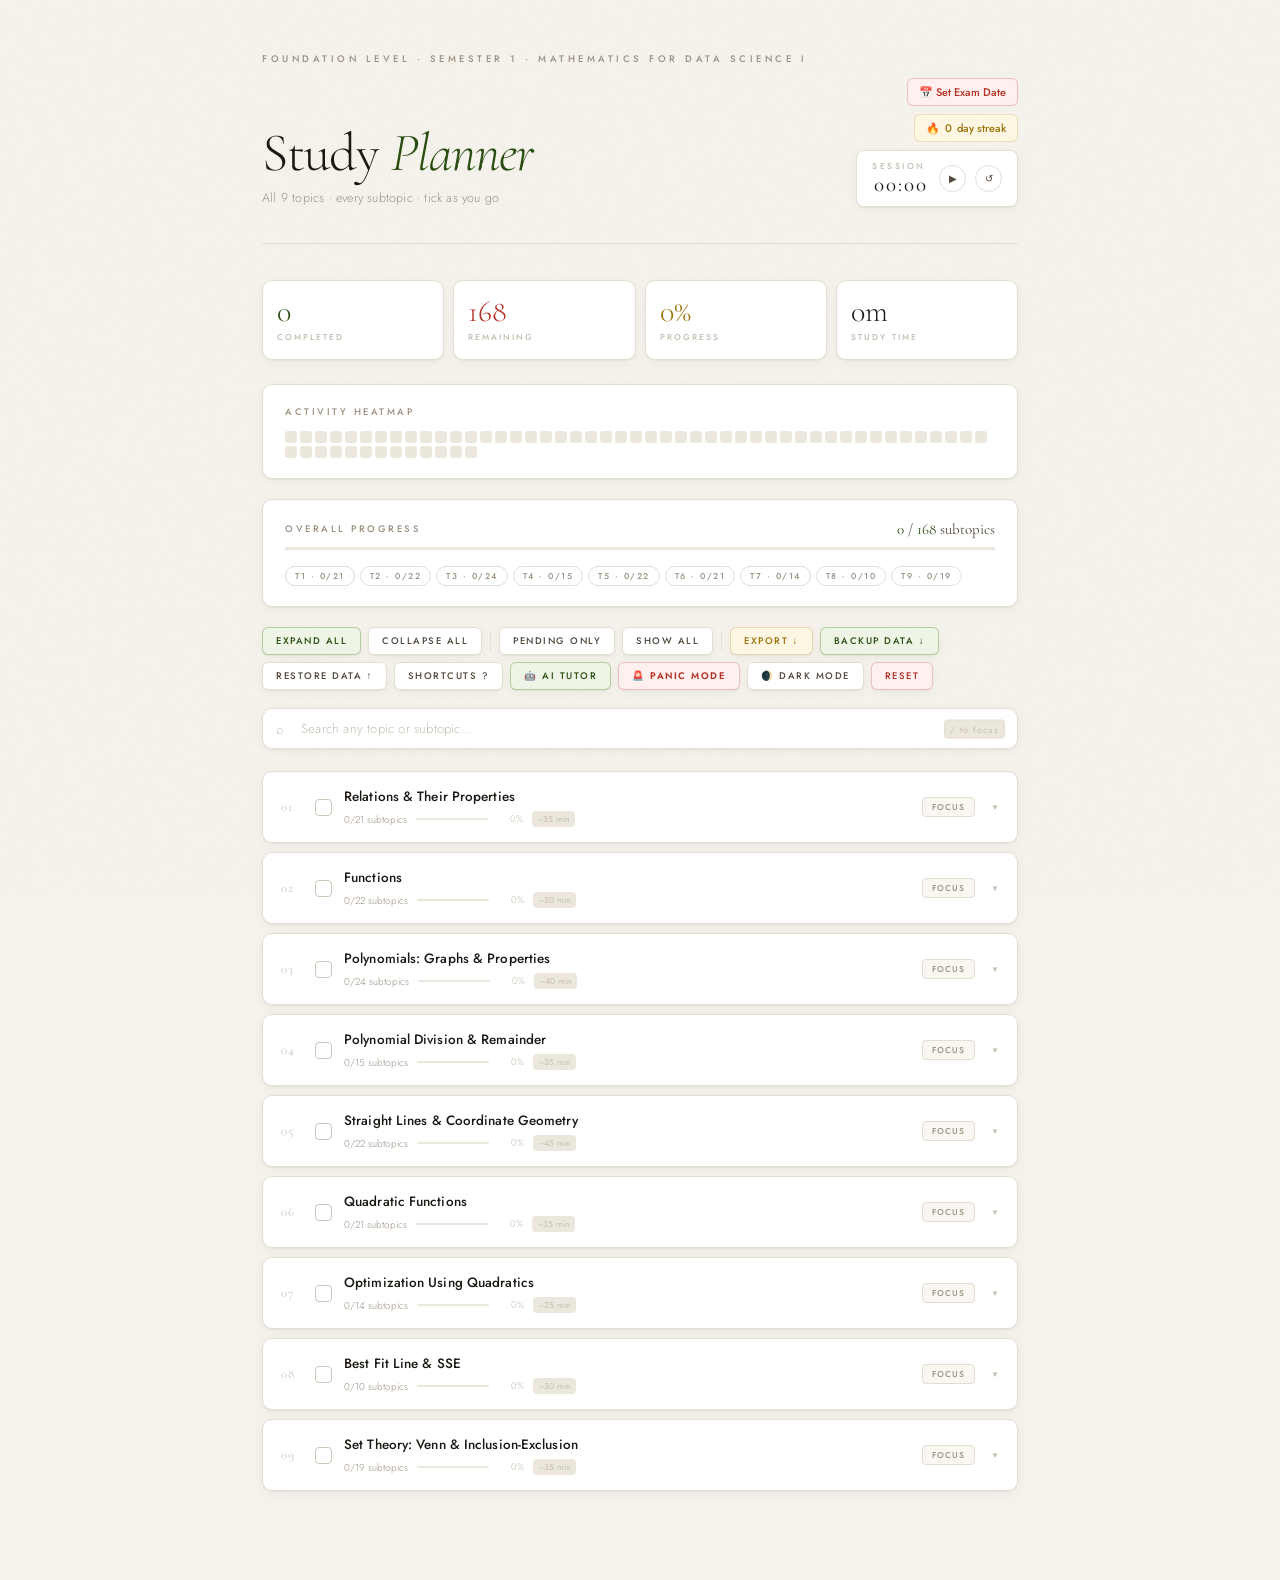
<file: index.html>
<!DOCTYPE html>
<html lang="en">

<head>
  <meta charset="UTF-8">
  <meta name="viewport" content="width=device-width, initial-scale=1.0">
  <title>Maths1 · Study Planner</title>
  <link
    href="https://fonts.googleapis.com/css2?family=Cormorant+Garamond:ital,wght@0,300;0,400;0,500;1,300;1,400&family=Jost:wght@300;400;500;600&display=swap"
    rel="stylesheet">
  <link rel="stylesheet" href="maths_style.css">
</head>

<body>

  <!-- FOCUS BAR -->
  <div class="fbar" id="fbar">
    <div class="flbl">Focus Mode — <b id="ftitle">Topic</b></div>
    <button class="fxit" onclick="exitFocus()">Exit Focus</button>
  </div>

  <!-- KBD PANEL -->
  <div class="kpanel" id="kpanel" onclick="closeKbd(event)">
    <div class="kbox">
      <h3>Keyboard Shortcuts</h3>
      <div class="kr"><span class="kdesc">Focus search</span><span class="kkey">/</span></div>
      <div class="kr"><span class="kdesc">Expand all</span><span class="kkey">E</span></div>
      <div class="kr"><span class="kdesc">Collapse all</span><span class="kkey">C</span></div>
      <div class="kr"><span class="kdesc">Start / stop timer</span><span class="kkey">T</span></div>
      <div class="kr"><span class="kdesc">Show pending only</span><span class="kkey">P</span></div>
      <div class="kr"><span class="kdesc">Show all items</span><span class="kkey">A</span></div>
      <div class="kr"><span class="kdesc">Toggle Dark Mode</span><span class="kkey">D</span></div>
      <div class="kr"><span class="kdesc">This help panel</span><span class="kkey">?</span></div>
      <div class="kr"><span class="kdesc">Close / exit</span><span class="kkey">Esc</span></div>
      <button class="kclose" onclick="closeKbd()">Close</button>
    </div>
  </div>

  <div class="page">

    <!-- HEADER -->
    <div class="hdr">
      <div class="hdr-eye">Foundation Level · Semester 1 · Mathematics for Data Science I</div>
      <div class="hdr-row">
        <div>
          <h1 class="hdr-title">Study <em>Planner</em></h1>
          <p class="hdr-sub">All 9 topics · every subtopic · tick as you go</p>
        </div>
        <div class="hdr-right">
          <div class="streak" id="examCountdown"
            style="cursor:pointer; border-color:rgba(179,48,36,.25); color:var(--red); background:var(--red-l);"
            onclick="setExamDate()">📅 Set Exam Date</div>
          <div class="streak" id="streakBadge">🔥 <span id="streakN">0</span> day streak</div>
          <div class="timer">
            <div>
              <div class="timer-lbl">Session</div>
              <div class="timer-dig" id="tdig">00:00</div>
            </div>
            <button class="tbtn" id="tbtn" onclick="toggleTimer()">▶</button>
            <button class="tbtn" onclick="resetTimer()" title="Reset">↺</button>
          </div>
        </div>
      </div>
    </div>

    <!-- DONE BANNER -->
    <div class="dbanner" id="dbanner">
      <h2>All Topics Mastered</h2>
      <p>Every subtopic is complete — you are exam ready.</p>
    </div>

    <!-- STATS -->
    <div class="stats">
      <div class="scard">
        <div class="sval g" id="sDone">0</div>
        <div class="slbl">Completed</div>
      </div>
      <div class="scard">
        <div class="sval r" id="sLeft">0</div>
        <div class="slbl">Remaining</div>
      </div>
      <div class="scard">
        <div class="sval o" id="sPct">0%</div>
        <div class="slbl">Progress</div>
      </div>
      <div class="scard">
        <div class="sval" id="sTime">0m</div>
        <div class="slbl">Study Time</div>
      </div>
    </div>

    <!-- HEATMAP -->
    <div class="prog" style="margin-bottom: 20px;">
      <div class="prow" style="margin-bottom:12px;">
        <div class="plbl">Activity Heatmap</div>
      </div>
      <div class="heatmap-container" id="heatmapContainer"
        style="display:flex; gap:3px; flex-wrap:wrap; margin-top:10px;"></div>
    </div>

    <!-- PROGRESS -->
    <div class="prog">
      <div class="prow">
        <div class="plbl">Overall Progress</div>
        <div class="pnums"><span id="pDn">0</span> / <span id="pTl">0</span> subtopics</div>
      </div>
      <div class="track">
        <div class="fill" id="pfill"></div>
      </div>
      <div class="chips" id="chiprow"></div>
    </div>

    <!-- TOOLBAR -->
    <div class="bar">
      <button class="btn btn-g" onclick="expandAll()">Expand All</button>
      <button class="btn" onclick="collapseAll()">Collapse All</button>
      <div class="dvdr"></div>
      <button class="btn" onclick="fpending()">Pending Only</button>
      <button class="btn" onclick="fall()">Show All</button>
      <div class="dvdr"></div>
      <button class="btn btn-o" onclick="doExport()">Export ↓</button>
      <button class="btn btn-g" onclick="backupData()">Backup Data ↓</button>
      <button class="btn" onclick="restoreData()">Restore Data ↑</button>
      <button class="btn" onclick="openKbd()">Shortcuts ?</button>
      <button class="btn btn-g" onclick="openChat()">🤖 AI Tutor</button>
      <button class="btn btn-r" style="font-weight:600;" onclick="aiPanicMode()">🚨 Panic Mode</button>
      <button class="btn" id="dmBtn" onclick="toggleDarkMode()">🌒 Dark Mode</button>
      <button class="btn btn-r" onclick="resetAll()">Reset</button>
    </div>

    <!-- SEARCH -->
    <div class="srch">
      <span class="sico">⌕</span>
      <input class="sinput" id="sinput" type="text" placeholder="Search any topic or subtopic..."
        oninput="doSearch(this.value)">
      <span class="khint">/ to focus</span>
    </div>

    <!-- TOPICS -->
    <div id="twrap"></div>

  </div>

  <!-- TOAST -->
  <div class="toast" id="toast">
    <div class="tdot" id="tdot"></div><span id="tmsg">Done</span>
  </div>

  <input type="file" id="globalSnapInput" accept="image/*" style="display:none;" onchange="handleSnapUpload(event)">

  <!-- AI CHAT PANEL -->
  <div class="kpanel" id="chatPanel" onclick="closeChatEvt(event)">
    <div class="kbox chat-box">
      <div style="display:flex; justify-content:space-between; align-items:center; margin-bottom: 12px;">
        <h3>🤖 AI Tutor</h3>
        <button class="fxit" onclick="closeChat()">Close</button>
      </div>
      <div id="chatArea" style="display:none; flex-direction:column; gap:10px;">
        <div class="chat-msgs" id="chatMsgs">
          <div class="chat-msg ai">Hello! I am your Math Jarvis. Ask me to explain a concept from your planner.</div>
        </div>
        <div style="display:flex; gap:6px;">
          <input type="text" id="chatInput" class="sinput" style="padding:8px 12px; font-size:12px;"
            placeholder="Ask your question..." onkeydown="if(event.key==='Enter') sendToGemini()">
          <button class="btn btn-g" id="chatSendBtn" onclick="sendToGemini()">Send</button>
        </div>
      </div>
    </div>
  </div>

  <script src="maths_script.js"></script>
</body>

</html>
</file>
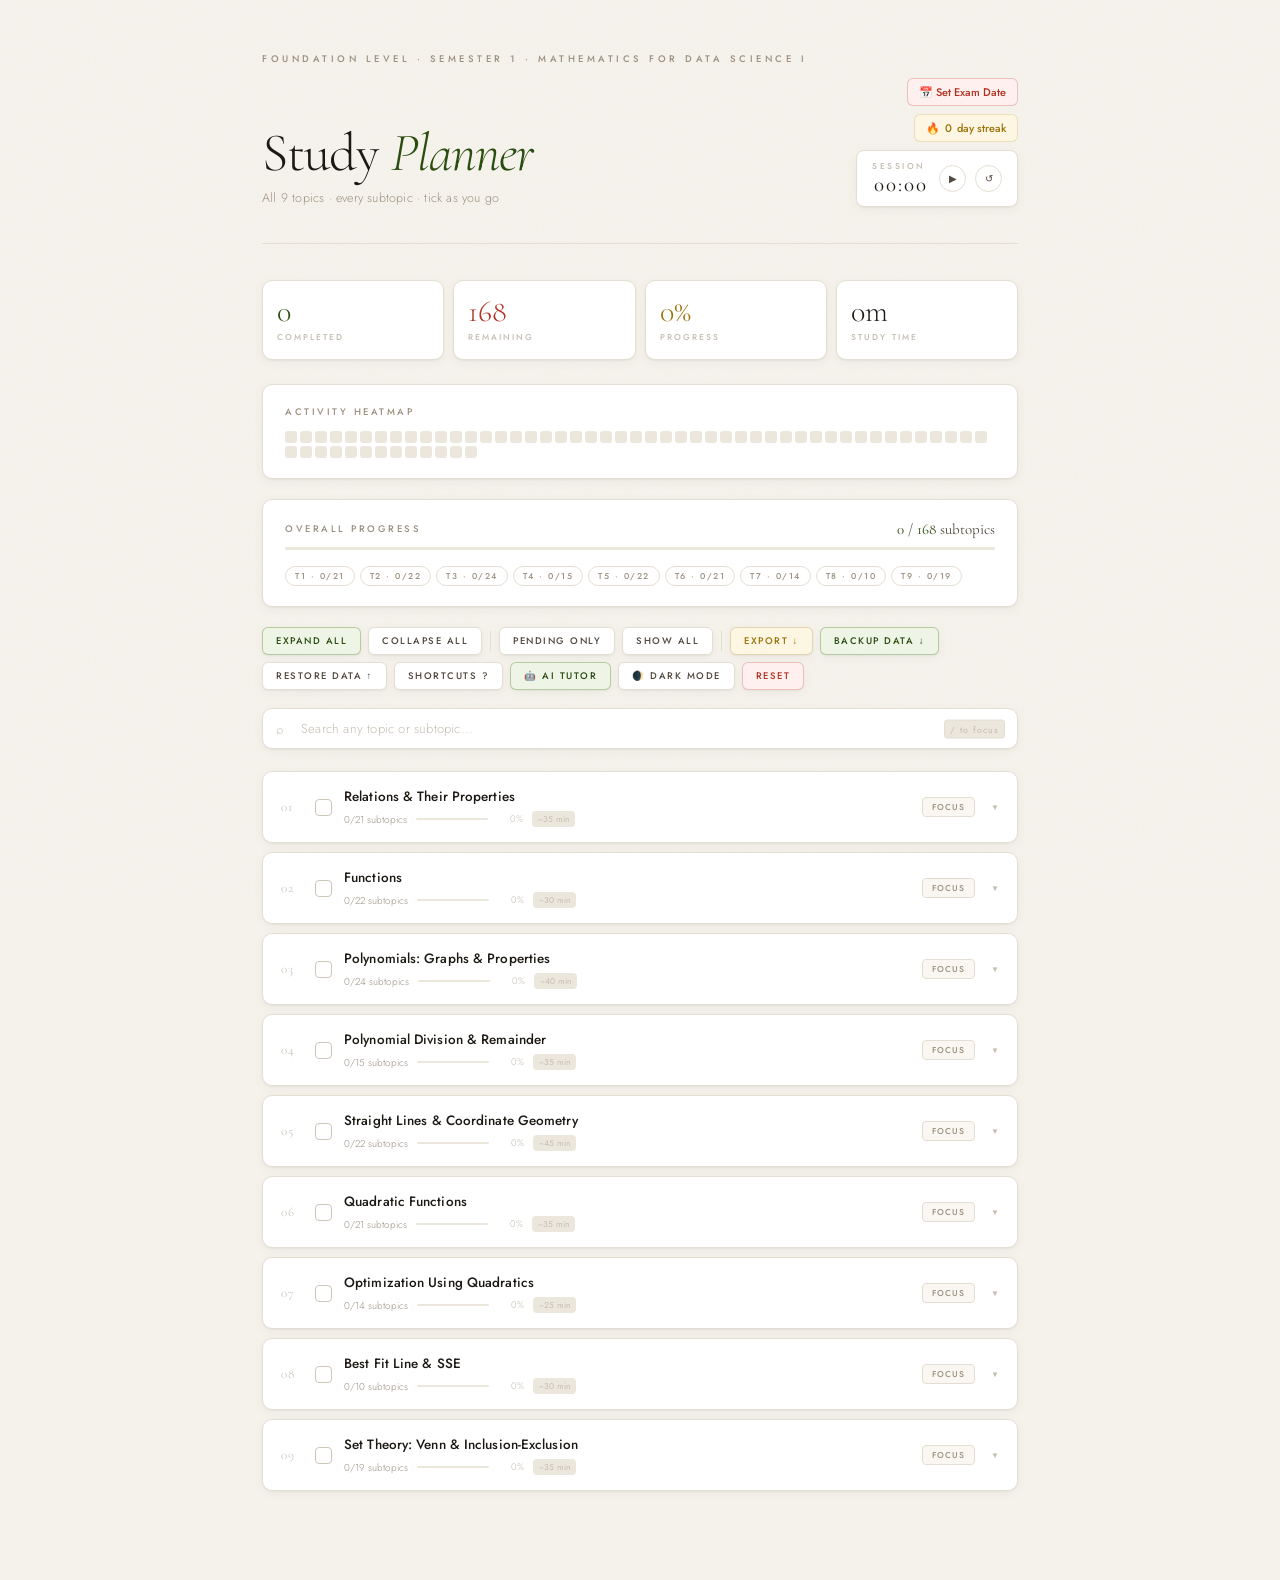
<file: maths_study_planner.html>
<!DOCTYPE html>
<html lang="en">

<head>
  <meta charset="UTF-8">
  <meta name="viewport" content="width=device-width, initial-scale=1.0">
  <title>Maths1 · Study Planner</title>
  <link
    href="https://fonts.googleapis.com/css2?family=Cormorant+Garamond:ital,wght@0,300;0,400;0,500;1,300;1,400&family=Jost:wght@300;400;500;600&display=swap"
    rel="stylesheet">
  <link rel="stylesheet" href="maths_style.css">
</head>

<body>

  <!-- FOCUS BAR -->
  <div class="fbar" id="fbar">
    <div class="flbl">Focus Mode — <b id="ftitle">Topic</b></div>
    <button class="fxit" onclick="exitFocus()">Exit Focus</button>
  </div>

  <!-- KBD PANEL -->
  <div class="kpanel" id="kpanel" onclick="closeKbd(event)">
    <div class="kbox">
      <h3>Keyboard Shortcuts</h3>
      <div class="kr"><span class="kdesc">Focus search</span><span class="kkey">/</span></div>
      <div class="kr"><span class="kdesc">Expand all</span><span class="kkey">E</span></div>
      <div class="kr"><span class="kdesc">Collapse all</span><span class="kkey">C</span></div>
      <div class="kr"><span class="kdesc">Start / stop timer</span><span class="kkey">T</span></div>
      <div class="kr"><span class="kdesc">Show pending only</span><span class="kkey">P</span></div>
      <div class="kr"><span class="kdesc">Show all items</span><span class="kkey">A</span></div>
      <div class="kr"><span class="kdesc">Toggle Dark Mode</span><span class="kkey">D</span></div>
      <div class="kr"><span class="kdesc">This help panel</span><span class="kkey">?</span></div>
      <div class="kr"><span class="kdesc">Close / exit</span><span class="kkey">Esc</span></div>
      <button class="kclose" onclick="closeKbd()">Close</button>
    </div>
  </div>

  <div class="page">

    <!-- HEADER -->
    <div class="hdr">
      <div class="hdr-eye">Foundation Level · Semester 1 · Mathematics for Data Science I</div>
      <div class="hdr-row">
        <div>
          <h1 class="hdr-title">Study <em>Planner</em></h1>
          <p class="hdr-sub">All 9 topics · every subtopic · tick as you go</p>
        </div>
        <div class="hdr-right">
          <div class="streak" id="examCountdown"
            style="cursor:pointer; border-color:rgba(179,48,36,.25); color:var(--red); background:var(--red-l);"
            onclick="setExamDate()">📅 Set Exam Date</div>
          <div class="streak" id="streakBadge">🔥 <span id="streakN">0</span> day streak</div>
          <div class="timer">
            <div>
              <div class="timer-lbl">Session</div>
              <div class="timer-dig" id="tdig">00:00</div>
            </div>
            <button class="tbtn" id="tbtn" onclick="toggleTimer()">▶</button>
            <button class="tbtn" onclick="resetTimer()" title="Reset">↺</button>
          </div>
        </div>
      </div>
    </div>

    <!-- DONE BANNER -->
    <div class="dbanner" id="dbanner">
      <h2>All Topics Mastered</h2>
      <p>Every subtopic is complete — you are exam ready.</p>
    </div>

    <!-- STATS -->
    <div class="stats">
      <div class="scard">
        <div class="sval g" id="sDone">0</div>
        <div class="slbl">Completed</div>
      </div>
      <div class="scard">
        <div class="sval r" id="sLeft">0</div>
        <div class="slbl">Remaining</div>
      </div>
      <div class="scard">
        <div class="sval o" id="sPct">0%</div>
        <div class="slbl">Progress</div>
      </div>
      <div class="scard">
        <div class="sval" id="sTime">0m</div>
        <div class="slbl">Study Time</div>
      </div>
    </div>

    <!-- HEATMAP -->
    <div class="prog" style="margin-bottom: 20px;">
      <div class="prow" style="margin-bottom:12px;">
        <div class="plbl">Activity Heatmap</div>
      </div>
      <div class="heatmap-container" id="heatmapContainer"
        style="display:flex; gap:3px; flex-wrap:wrap; margin-top:10px;"></div>
    </div>

    <!-- PROGRESS -->
    <div class="prog">
      <div class="prow">
        <div class="plbl">Overall Progress</div>
        <div class="pnums"><span id="pDn">0</span> / <span id="pTl">0</span> subtopics</div>
      </div>
      <div class="track">
        <div class="fill" id="pfill"></div>
      </div>
      <div class="chips" id="chiprow"></div>
    </div>

    <!-- TOOLBAR -->
    <div class="bar">
      <button class="btn btn-g" onclick="expandAll()">Expand All</button>
      <button class="btn" onclick="collapseAll()">Collapse All</button>
      <div class="dvdr"></div>
      <button class="btn" onclick="fpending()">Pending Only</button>
      <button class="btn" onclick="fall()">Show All</button>
      <div class="dvdr"></div>
      <button class="btn btn-o" onclick="doExport()">Export ↓</button>
      <button class="btn btn-g" onclick="backupData()">Backup Data ↓</button>
      <button class="btn" onclick="restoreData()">Restore Data ↑</button>
      <button class="btn" onclick="openKbd()">Shortcuts ?</button>
      <button class="btn btn-g" onclick="openChat()">🤖 AI Tutor</button>
      <button class="btn" id="dmBtn" onclick="toggleDarkMode()">🌒 Dark Mode</button>
      <button class="btn btn-r" onclick="resetAll()">Reset</button>
    </div>

    <!-- SEARCH -->
    <div class="srch">
      <span class="sico">⌕</span>
      <input class="sinput" id="sinput" type="text" placeholder="Search any topic or subtopic..."
        oninput="doSearch(this.value)">
      <span class="khint">/ to focus</span>
    </div>

    <!-- TOPICS -->
    <div id="twrap"></div>

  </div>

  <!-- TOAST -->
  <div class="toast" id="toast">
    <div class="tdot" id="tdot"></div><span id="tmsg">Done</span>
  </div>

  <!-- AI CHAT PANEL -->
  <div class="kpanel" id="chatPanel" onclick="closeChatEvt(event)">
    <div class="kbox chat-box">
      <div style="display:flex; justify-content:space-between; align-items:center; margin-bottom: 12px;">
        <h3>🤖 AI Tutor</h3>
        <button class="fxit" onclick="closeChat()">Close</button>
      </div>
      <div id="chatArea" style="display:none; flex-direction:column; gap:10px;">
        <div class="chat-msgs" id="chatMsgs">
          <div class="chat-msg ai">Hello! I am your Math Jarvis. Ask me to explain a concept from your planner.</div>
        </div>
        <div style="display:flex; gap:6px;">
          <input type="text" id="chatInput" class="sinput" style="padding:8px 12px; font-size:12px;"
            placeholder="Ask your question..." onkeydown="if(event.key==='Enter') sendToGemini()">
          <button class="btn btn-g" id="chatSendBtn" onclick="sendToGemini()">Send</button>
        </div>
      </div>
    </div>
  </div>

  <script src="maths_script.js"></script>
</body>

</html>
</file>
<file: maths_style.css>
:root {
  --bg: #f5f2ec;
  --bg2: #ece7dc;
  --surface: #ffffff;
  --surface2: #faf7f2;
  --border: #e4ddd2;
  --border2: #cec6b8;
  --ink: #1c1814;
  --ink2: #52483e;
  --ink3: #9c9080;
  --ink4: #c4bdb0;
  --green: #2a4d10;
  --green-l: #eef4e6;
  --green-m: #5e8f30;
  --red: #b33024;
  --red-l: #fdf0ee;
  --gold: #9a7208;
  --gold-l: #fdf6e3;
  --r: 10px;
  --sh: 0 1px 2px rgba(0, 0, 0, .05), 0 3px 12px rgba(0, 0, 0, .04);
  --sh2: 0 2px 6px rgba(0, 0, 0, .07), 0 6px 28px rgba(0, 0, 0, .05);
}

html.dark {
  --bg: #121212;
  --bg2: #1c1c1c;
  --surface: #1e1e1e;
  --surface2: #252525;
  --border: #333333;
  --border2: #444444;
  --ink: #e0e0e0;
  --ink2: #b0b0b0;
  --ink3: #888888;
  --ink4: #555555;
  --green: #82c952;
  --green-l: #1e3314;
  --green-m: #59912a;
  --red: #e3665b;
  --red-l: #3f1411;
  --gold: #d4a52a;
  --gold-l: #3d2f0d;
  --sh: 0 1px 2px rgba(0, 0, 0, .3), 0 3px 12px rgba(0, 0, 0, .25);
  --sh2: 0 2px 6px rgba(0, 0, 0, .4), 0 6px 28px rgba(0, 0, 0, .35);
}

html.dark body::before {
  filter: invert(1);
  opacity: .1;
}

*,
*::before,
*::after {
  margin: 0;
  padding: 0;
  box-sizing: border-box
}

html {
  scroll-behavior: smooth
}

body {
  background: var(--bg);
  color: var(--ink);
  font-family: 'Jost', sans-serif;
  font-weight: 400;
  min-height: 100vh;
  -webkit-font-smoothing: antialiased
}

body::before {
  content: '';
  position: fixed;
  inset: 0;
  background-image: url("data:image/svg+xml,%3Csvg xmlns='http://www.w3.org/2000/svg' width='300' height='300'%3E%3Cfilter id='n'%3E%3CfeTurbulence type='fractalNoise' baseFrequency='.85' numOctaves='4' stitchTiles='stitch'/%3E%3C/filter%3E%3Crect width='300' height='300' filter='url(%23n)' opacity='.035'/%3E%3C/svg%3E");
  pointer-events: none;
  z-index: 0;
  opacity: .5
}

.page {
  position: relative;
  z-index: 1;
  max-width: 800px;
  margin: 0 auto;
  padding: 0 22px 80px
}

/* HEADER */
.hdr {
  padding: 52px 0 36px;
  border-bottom: 1px solid var(--border);
  margin-bottom: 36px;
  animation: rise .65s ease both
}

.hdr-eye {
  font-size: 9.5px;
  font-weight: 500;
  letter-spacing: 3.5px;
  text-transform: uppercase;
  color: var(--ink3);
  margin-bottom: 12px
}

.hdr-row {
  display: flex;
  align-items: flex-end;
  justify-content: space-between;
  flex-wrap: wrap;
  gap: 16px
}

.hdr-title {
  font-family: 'Cormorant Garamond', serif;
  font-size: clamp(36px, 6vw, 54px);
  font-weight: 300;
  line-height: 1.06;
  letter-spacing: -1px;
  color: var(--ink)
}

.hdr-title em {
  font-style: italic;
  color: var(--green)
}

.hdr-sub {
  font-size: 12.5px;
  font-weight: 300;
  color: var(--ink3);
  margin-top: 8px;
  letter-spacing: .2px
}

.hdr-right {
  display: flex;
  flex-direction: column;
  gap: 8px;
  align-items: flex-end
}

/* STREAK */
.streak {
  display: flex;
  align-items: center;
  gap: 5px;
  font-size: 11px;
  font-weight: 500;
  color: var(--gold);
  background: var(--gold-l);
  border: 1px solid rgba(154, 114, 8, .18);
  border-radius: 6px;
  padding: 5px 11px
}

/* TIMER */
.timer {
  display: flex;
  align-items: center;
  gap: 9px;
  background: var(--surface);
  border: 1px solid var(--border);
  border-radius: 8px;
  padding: 9px 15px;
  box-shadow: var(--sh)
}

.timer-lbl {
  font-size: 8.5px;
  font-weight: 500;
  letter-spacing: 2.5px;
  text-transform: uppercase;
  color: var(--ink4)
}

.timer-dig {
  font-family: 'Cormorant Garamond', serif;
  font-size: 21px;
  letter-spacing: 2px;
  color: var(--ink);
  min-width: 58px;
  text-align: center
}

.tbtn {
  width: 27px;
  height: 27px;
  border-radius: 50%;
  border: 1px solid var(--border);
  background: transparent;
  cursor: pointer;
  display: flex;
  align-items: center;
  justify-content: center;
  font-size: 10px;
  color: var(--ink2);
  transition: all .15s
}

.tbtn:hover {
  background: var(--bg2);
  border-color: var(--border2);
  color: var(--ink)
}

.tbtn.on {
  border-color: var(--green-m);
  color: var(--green);
  background: var(--green-l)
}

/* STATS */
.stats {
  display: grid;
  grid-template-columns: repeat(4, 1fr);
  gap: 9px;
  margin-bottom: 24px;
  animation: rise .65s .05s ease both
}

.scard {
  background: var(--surface);
  border: 1px solid var(--border);
  border-radius: var(--r);
  padding: 16px 14px;
  box-shadow: var(--sh);
  transition: box-shadow .2s
}

.scard:hover {
  box-shadow: var(--sh2)
}

.sval {
  font-family: 'Cormorant Garamond', serif;
  font-size: 30px;
  font-weight: 300;
  line-height: 1;
  color: var(--ink);
  margin-bottom: 4px
}

.sval.g {
  color: var(--green)
}

.sval.r {
  color: var(--red)
}

.sval.o {
  color: var(--gold)
}

.slbl {
  font-size: 8.5px;
  font-weight: 500;
  letter-spacing: 2px;
  text-transform: uppercase;
  color: var(--ink4)
}

/* PROGRESS */
.prog {
  background: var(--surface);
  border: 1px solid var(--border);
  border-radius: var(--r);
  padding: 20px 22px;
  margin-bottom: 20px;
  box-shadow: var(--sh);
  animation: rise .65s .1s ease both
}

.prow {
  display: flex;
  justify-content: space-between;
  align-items: center;
  margin-bottom: 9px
}

.plbl {
  font-size: 9.5px;
  font-weight: 500;
  letter-spacing: 2.5px;
  text-transform: uppercase;
  color: var(--ink3)
}

.pnums {
  font-family: 'Cormorant Garamond', serif;
  font-size: 15px;
  color: var(--ink2)
}

.pnums span {
  color: var(--green)
}

.h-sq {
  width: 12px;
  height: 12px;
  border-radius: 3px;
  background: var(--bg2);
  transition: all 0.2s;
}

.h-sq[data-lvl="1"] {
  background: var(--green-l);
}

.h-sq[data-lvl="2"] {
  background: var(--green-m);
  border: 1px solid rgba(0, 0, 0, 0.1);
}

.h-sq[data-lvl="3"] {
  background: var(--green);
  border: 1px solid rgba(0, 0, 0, 0.1);
}

.track {
  height: 3px;
  background: var(--bg2);
  border-radius: 99px;
  overflow: hidden;
  margin-bottom: 16px
}

.fill {
  height: 100%;
  background: linear-gradient(90deg, var(--green), var(--green-m));
  border-radius: 99px;
  transition: width .55s cubic-bezier(.34, 1.2, .64, 1);
  width: 0%
}

.chips {
  display: flex;
  gap: 5px;
  flex-wrap: wrap
}

.chip {
  font-size: 8.5px;
  font-weight: 500;
  letter-spacing: 1.5px;
  text-transform: uppercase;
  padding: 3px 9px;
  border-radius: 99px;
  border: 1px solid var(--border);
  color: var(--ink3);
  cursor: pointer;
  transition: all .15s;
  background: transparent;
  font-family: 'Jost', sans-serif
}

.chip:hover,
.chip.on {
  border-color: var(--green-m);
  color: var(--green);
  background: var(--green-l)
}

/* TOOLBAR */
.bar {
  display: flex;
  gap: 7px;
  margin-bottom: 18px;
  flex-wrap: wrap;
  align-items: center;
  animation: rise .65s .14s ease both
}

.dvdr {
  width: 1px;
  height: 20px;
  background: var(--border);
  margin: 0 1px
}

.btn {
  font-family: 'Jost', sans-serif;
  font-size: 9.5px;
  font-weight: 500;
  letter-spacing: 1.5px;
  text-transform: uppercase;
  padding: 6px 13px;
  border-radius: 6px;
  border: 1px solid var(--border);
  cursor: pointer;
  transition: all .15s;
  background: var(--surface);
  color: var(--ink2);
  box-shadow: var(--sh)
}

.btn:hover {
  border-color: var(--border2);
  color: var(--ink);
  transform: translateY(-1px);
  box-shadow: var(--sh2)
}

.btn:active {
  transform: translateY(0)
}

.btn-g {
  border-color: rgba(94, 143, 48, .4);
  color: var(--green);
  background: var(--green-l)
}

.btn-g:hover {
  background: #e6f2db;
  border-color: var(--green);
  color: var(--green)
}

.btn-r {
  border-color: rgba(179, 48, 36, .25);
  color: var(--red);
  background: var(--red-l)
}

.btn-r:hover {
  background: #f8e0dc;
  border-color: var(--red)
}

.btn-o {
  border-color: rgba(154, 114, 8, .25);
  color: var(--gold);
  background: var(--gold-l)
}

.btn-o:hover {
  background: #f9f0ce;
  border-color: var(--gold)
}

/* SEARCH */
.srch {
  position: relative;
  margin-bottom: 22px;
  animation: rise .65s .17s ease both
}

.sico {
  position: absolute;
  left: 14px;
  top: 50%;
  transform: translateY(-50%);
  font-size: 13px;
  color: var(--ink4);
  pointer-events: none
}

.sinput {
  width: 100%;
  background: var(--surface);
  border: 1px solid var(--border);
  border-radius: var(--r);
  padding: 10px 44px 10px 38px;
  font-family: 'Jost', sans-serif;
  font-size: 13px;
  font-weight: 300;
  color: var(--ink);
  outline: none;
  box-shadow: var(--sh);
  transition: border-color .18s, box-shadow .18s;
  letter-spacing: .2px
}

.sinput::placeholder {
  color: var(--ink4)
}

.sinput:focus {
  border-color: var(--border2);
  box-shadow: var(--sh2)
}

.khint {
  position: absolute;
  right: 13px;
  top: 50%;
  transform: translateY(-50%);
  font-size: 9px;
  color: var(--ink4);
  background: var(--bg2);
  border: 1px solid var(--border);
  border-radius: 3px;
  padding: 2px 5px;
  letter-spacing: 1px
}

/* DONE BANNER */
.dbanner {
  display: none;
  background: linear-gradient(135deg, var(--green-l), #f2faec);
  border: 1px solid rgba(94, 143, 48, .3);
  border-radius: var(--r);
  padding: 26px 28px;
  text-align: center;
  margin-bottom: 22px;
  animation: rise .5s ease both
}

.dbanner.show {
  display: block
}

.dbanner h2 {
  font-family: 'Cormorant Garamond', serif;
  font-size: 26px;
  font-weight: 300;
  color: var(--green);
  margin-bottom: 5px
}

.dbanner p {
  font-size: 12px;
  font-weight: 300;
  color: var(--ink3)
}

/* TOPIC CARD */
.tcard {
  background: var(--surface);
  border: 1px solid var(--border);
  border-radius: var(--r);
  margin-bottom: 9px;
  overflow: hidden;
  box-shadow: var(--sh);
  transition: border-color .18s, box-shadow .18s;
  animation: rise .48s ease both
}

.tcard:hover {
  box-shadow: var(--sh2)
}

.tcard.all-done {
  border-color: rgba(94, 143, 48, .3)
}

.tcard.fhide {
  display: none
}

.thead {
  display: flex;
  align-items: center;
  gap: 12px;
  padding: 15px 18px;
  cursor: pointer;
  user-select: none;
  transition: background .12s
}

.thead:hover {
  background: var(--surface2)
}

.tnum {
  font-family: 'Cormorant Garamond', serif;
  font-size: 13px;
  font-weight: 300;
  color: var(--ink4);
  min-width: 22px;
  letter-spacing: 1px
}

.tck {
  width: 17px;
  height: 17px;
  border-radius: 4px;
  border: 1.5px solid var(--border2);
  flex-shrink: 0;
  cursor: pointer;
  transition: all .2s cubic-bezier(.34, 1.56, .64, 1);
  position: relative;
  background: transparent;
  display: flex;
  align-items: center;
  justify-content: center
}

.tck::after {
  content: '✓';
  font-size: 9px;
  color: #fff;
  opacity: 0;
  transform: scale(0);
  transition: all .18s cubic-bezier(.34, 1.56, .64, 1);
  font-weight: 700
}

.tck.on {
  background: var(--green);
  border-color: var(--green);
  transform: scale(1.08)
}

.tck.on::after {
  opacity: 1;
  transform: scale(1)
}

.tinfo {
  flex: 1;
  min-width: 0
}

.ttitle {
  font-family: 'Jost', sans-serif;
  font-size: 13.5px;
  font-weight: 500;
  color: var(--ink);
  letter-spacing: .1px;
  margin-bottom: 5px;
  transition: color .15s
}

.tcard.all-done .ttitle {
  color: var(--green)
}

.tmeta {
  display: flex;
  align-items: center;
  gap: 9px
}

.tsubc {
  font-size: 10px;
  font-weight: 300;
  color: var(--ink3)
}

.tmtrack {
  flex: 1;
  max-width: 72px;
  height: 2px;
  background: var(--bg2);
  border-radius: 99px;
  overflow: hidden
}

.tmfill {
  height: 100%;
  background: linear-gradient(90deg, var(--green), var(--green-m));
  border-radius: 99px;
  transition: width .4s ease
}

.tmpct {
  font-size: 9.5px;
  font-weight: 300;
  color: var(--ink4);
  min-width: 26px;
  text-align: right
}

.test {
  font-size: 8.5px;
  color: var(--ink4);
  background: var(--bg2);
  border-radius: 4px;
  padding: 2px 6px
}

.tfocbtn {
  font-size: 8.5px;
  font-weight: 500;
  letter-spacing: 1px;
  text-transform: uppercase;
  padding: 3px 9px;
  border: 1px solid var(--border);
  border-radius: 4px;
  background: var(--surface2);
  color: var(--ink3);
  cursor: pointer;
  margin-right: 4px;
  font-family: 'Jost', sans-serif;
  transition: all .15s
}

.tfocbtn:hover {
  border-color: var(--green-m);
  color: var(--green);
  background: var(--green-l)
}

.tarr {
  font-size: 8px;
  color: var(--ink4);
  transition: transform .28s cubic-bezier(.34, 1.2, .64, 1);
  flex-shrink: 0
}

.tcard.open .tarr {
  transform: rotate(180deg)
}

/* SUBTOPICS */
.swrap {
  max-height: 0;
  overflow: hidden;
  transition: max-height .4s cubic-bezier(.4, 0, .2, 1)
}

.tcard.open .swrap {
  max-height: 5000px
}

.sinner {
  border-top: 1px solid var(--border);
  background: var(--surface2)
}

.sech {
  display: flex;
  align-items: center;
  gap: 8px;
  padding: 11px 18px 5px;
  font-size: 8.5px;
  font-weight: 500;
  letter-spacing: 2.5px;
  text-transform: uppercase;
  color: var(--ink4)
}

.sech::after {
  content: '';
  flex: 1;
  height: 1px;
  background: var(--border)
}

.srow {
  display: flex;
  align-items: flex-start;
  gap: 11px;
  padding: 7.5px 18px;
  cursor: pointer;
  transition: background .1s;
  user-select: none
}

.srow:hover {
  background: rgba(0, 0, 0, .015)
}

.srow.done {
  opacity: .45
}

.ai-btn {
  background: transparent;
  border: none;
  font-size: 14px;
  cursor: pointer;
  opacity: 0.3;
  transition: all 0.2s;
  padding: 0 4px 0 0;
}

.srow:hover .ai-btn {
  opacity: 1;
}

.ai-btn:hover {
  transform: scale(1.2);
}

.sck {
  width: 14px;
  height: 14px;
  border-radius: 3px;
  border: 1.5px solid var(--border2);
  flex-shrink: 0;
  margin-top: 2.5px;
  cursor: pointer;
  transition: all .18s cubic-bezier(.34, 1.56, .64, 1);
  position: relative;
  background: transparent;
  display: flex;
  align-items: center;
  justify-content: center
}

.sck::after {
  content: '✓';
  font-size: 8px;
  color: #fff;
  opacity: 0;
  transform: scale(0);
  transition: all .16s cubic-bezier(.34, 1.56, .64, 1);
  font-weight: 700
}

.sck.on {
  background: var(--green-m);
  border-color: var(--green-m);
  transform: scale(1.12)
}

.sck.on::after {
  opacity: 1;
  transform: scale(1)
}

.stxt {
  font-size: 12.5px;
  font-weight: 300;
  color: var(--ink2);
  line-height: 1.65;
  flex: 1;
  transition: color .12s
}

.srow:hover .stxt {
  color: var(--ink)
}

.srow.done .stxt {
  text-decoration: line-through;
  color: var(--ink4)
}

.ftag {
  font-size: 8px;
  font-weight: 500;
  letter-spacing: .8px;
  text-transform: uppercase;
  color: var(--gold);
  background: var(--gold-l);
  border: 1px solid rgba(154, 114, 8, .2);
  padding: 2px 5px;
  border-radius: 3px;
  flex-shrink: 0;
  margin-top: 3px
}

.dtag {
  font-size: 8px;
  font-weight: 500;
  letter-spacing: .5px;
  padding: 2px 6px;
  border-radius: 3px;
  flex-shrink: 0;
  margin-top: 3px;
  cursor: pointer;
  transition: all .12s;
  text-transform: uppercase
}

.dtag[data-d=""] {
  color: var(--ink4);
  background: var(--bg2);
  border: 1px solid var(--border)
}

.dtag[data-d="easy"] {
  color: #2a4d10;
  background: #eef4e6;
  border: 1px solid rgba(42, 77, 16, .2)
}

.dtag[data-d="med"] {
  color: #7a5400;
  background: #fff7e0;
  border: 1px solid rgba(154, 114, 8, .25)
}

.dtag[data-d="hard"] {
  color: var(--red);
  background: var(--red-l);
  border: 1px solid rgba(179, 48, 36, .2)
}

/* NOTES */
.ntog {
  display: flex;
  align-items: center;
  gap: 6px;
  padding: 9px 18px;
  border-top: 1px solid var(--border);
  font-size: 9.5px;
  font-weight: 500;
  letter-spacing: 1.5px;
  text-transform: uppercase;
  color: var(--ink3);
  cursor: pointer;
  transition: background .12s, color .12s;
  background: var(--surface2)
}

.ntog:hover {
  background: var(--bg2);
  color: var(--ink2)
}

.nwrap {
  border-top: 1px solid var(--border);
  background: var(--surface2);
  display: none;
  padding: 12px 18px
}

.nwrap.open {
  display: block
}

.ntxt {
  width: 100%;
  min-height: 72px;
  background: var(--surface);
  border: 1px solid var(--border);
  border-radius: 6px;
  padding: 9px 12px;
  font-family: 'Jost', sans-serif;
  font-size: 12px;
  font-weight: 300;
  color: var(--ink);
  outline: none;
  resize: vertical;
  transition: border-color .15s;
  letter-spacing: .2px;
  line-height: 1.6
}

.ntxt::placeholder {
  color: var(--ink4)
}

.ntxt:focus {
  border-color: var(--border2)
}

/* KBD PANEL */
.kpanel {
  display: none;
  position: fixed;
  inset: 0;
  background: rgba(20, 16, 12, .38);
  backdrop-filter: blur(6px);
  z-index: 300;
  align-items: center;
  justify-content: center
}

.kpanel.open {
  display: flex
}

.kbox {
  background: var(--surface);
  border: 1px solid var(--border);
  border-radius: 14px;
  padding: 30px 34px;
  box-shadow: 0 20px 60px rgba(0, 0, 0, .12);
  min-width: 340px;
  animation: scl .22s cubic-bezier(.34, 1.56, .64, 1) both
}

.kbox h3 {
  font-family: 'Cormorant Garamond', serif;
  font-size: 22px;
  font-weight: 300;
  color: var(--ink);
  margin-bottom: 18px;
  letter-spacing: -.3px
}

.kr {
  display: flex;
  align-items: center;
  justify-content: space-between;
  padding: 7px 0;
  border-bottom: 1px solid var(--border)
}

.kr:last-of-type {
  border-bottom: none
}

.kdesc {
  font-size: 12.5px;
  font-weight: 300;
  color: var(--ink2)
}

.kkey {
  font-family: 'Jost', sans-serif;
  font-size: 9.5px;
  font-weight: 500;
  background: var(--bg2);
  border: 1px solid var(--border2);
  border-radius: 3px;
  padding: 3px 7px;
  color: var(--ink2);
  letter-spacing: .8px
}

.kclose {
  margin-top: 18px;
  width: 100%;
  padding: 9px;
  background: var(--bg2);
  border: 1px solid var(--border);
  border-radius: 6px;
  font-family: 'Jost', sans-serif;
  font-size: 10px;
  font-weight: 500;
  letter-spacing: 1.5px;
  text-transform: uppercase;
  color: var(--ink2);
  cursor: pointer;
  transition: all .12s
}

.kclose:hover {
  background: var(--border)
}

/* CHAT PANEL */
.chat-box {
  max-width: 480px;
  width: 90vw;
  max-height: 85vh;
  display: flex;
  flex-direction: column;
}

.chat-msgs {
  flex: 1;
  min-height: 200px;
  max-height: 50vh;
  overflow-y: auto;
  display: flex;
  flex-direction: column;
  gap: 8px;
  border: 1px solid var(--border);
  border-radius: 8px;
  padding: 12px;
  background: var(--surface2);
  margin-bottom: 8px;
}

.chat-msg {
  font-size: 13px;
  font-weight: 300;
  color: var(--ink);
  padding: 8px 12px;
  border-radius: 8px;
  max-width: 90%;
  line-height: 1.5;
}

.chat-msg.user {
  background: var(--green-l);
  border: 1px solid var(--border);
  align-self: flex-end;
  color: var(--green);
}

.chat-msg.ai {
  background: var(--surface);
  border: 1px solid var(--border);
  align-self: flex-start;
}

.chat-msg.err {
  background: var(--red-l);
  border: 1px solid rgba(179, 48, 36, .2);
  color: var(--red);
}

/* FOCUS BAR */
.fbar {
  display: none;
  position: fixed;
  top: 0;
  left: 0;
  right: 0;
  background: var(--surface);
  border-bottom: 1px solid var(--border);
  padding: 9px 22px;
  z-index: 200;
  align-items: center;
  justify-content: space-between;
  box-shadow: var(--sh)
}

.fbar.show {
  display: flex
}

.flbl {
  font-size: 11.5px;
  font-weight: 400;
  color: var(--ink2)
}

.flbl b {
  color: var(--green);
  font-weight: 500
}

.fxit {
  font-size: 9px;
  font-weight: 500;
  letter-spacing: 1.5px;
  text-transform: uppercase;
  color: var(--red);
  cursor: pointer;
  background: var(--red-l);
  border: 1px solid rgba(179, 48, 36, .2);
  border-radius: 4px;
  padding: 5px 11px;
  transition: all .12s;
  font-family: 'Jost', sans-serif
}

.fxit:hover {
  background: #f5d5d0
}

/* TOAST */
.toast {
  position: fixed;
  bottom: 26px;
  right: 26px;
  background: var(--surface);
  border: 1px solid var(--border);
  border-radius: 8px;
  padding: 11px 16px;
  font-size: 12px;
  font-weight: 400;
  color: var(--ink2);
  display: flex;
  align-items: center;
  gap: 8px;
  z-index: 500;
  transform: translateY(18px);
  opacity: 0;
  transition: all .32s cubic-bezier(.34, 1.2, .64, 1);
  box-shadow: var(--sh2);
  max-width: 260px
}

.toast.show {
  transform: translateY(0);
  opacity: 1
}

.tdot {
  width: 6px;
  height: 6px;
  border-radius: 50%;
  background: var(--green-m);
  flex-shrink: 0
}

/* CONFETTI */
.cf {
  position: fixed;
  pointer-events: none;
  z-index: 9999;
  border-radius: 2px;
  animation: cffall 1.1s ease-out forwards
}

@keyframes cffall {
  0% {
    transform: translateY(0) rotate(0deg);
    opacity: 1
  }

  100% {
    transform: translateY(90px) rotate(520deg);
    opacity: 0
  }
}

/* ANIMATIONS */
@keyframes rise {
  from {
    opacity: 0;
    transform: translateY(14px)
  }

  to {
    opacity: 1;
    transform: translateY(0)
  }
}

@keyframes scl {
  from {
    opacity: 0;
    transform: scale(.92)
  }

  to {
    opacity: 1;
    transform: scale(1)
  }
}

::-webkit-scrollbar {
  width: 5px
}

::-webkit-scrollbar-track {
  background: transparent
}

::-webkit-scrollbar-thumb {
  background: var(--border2);
  border-radius: 99px
}

@media(max-width:580px) {
  .stats {
    grid-template-columns: repeat(2, 1fr)
  }

  .hdr-row {
    flex-direction: column;
    align-items: flex-start
  }

  .hdr-right {
    align-items: flex-start
  }

  .kbox {
    min-width: unset;
    width: 92vw;
    padding: 22px 18px
  }
}
</file>
